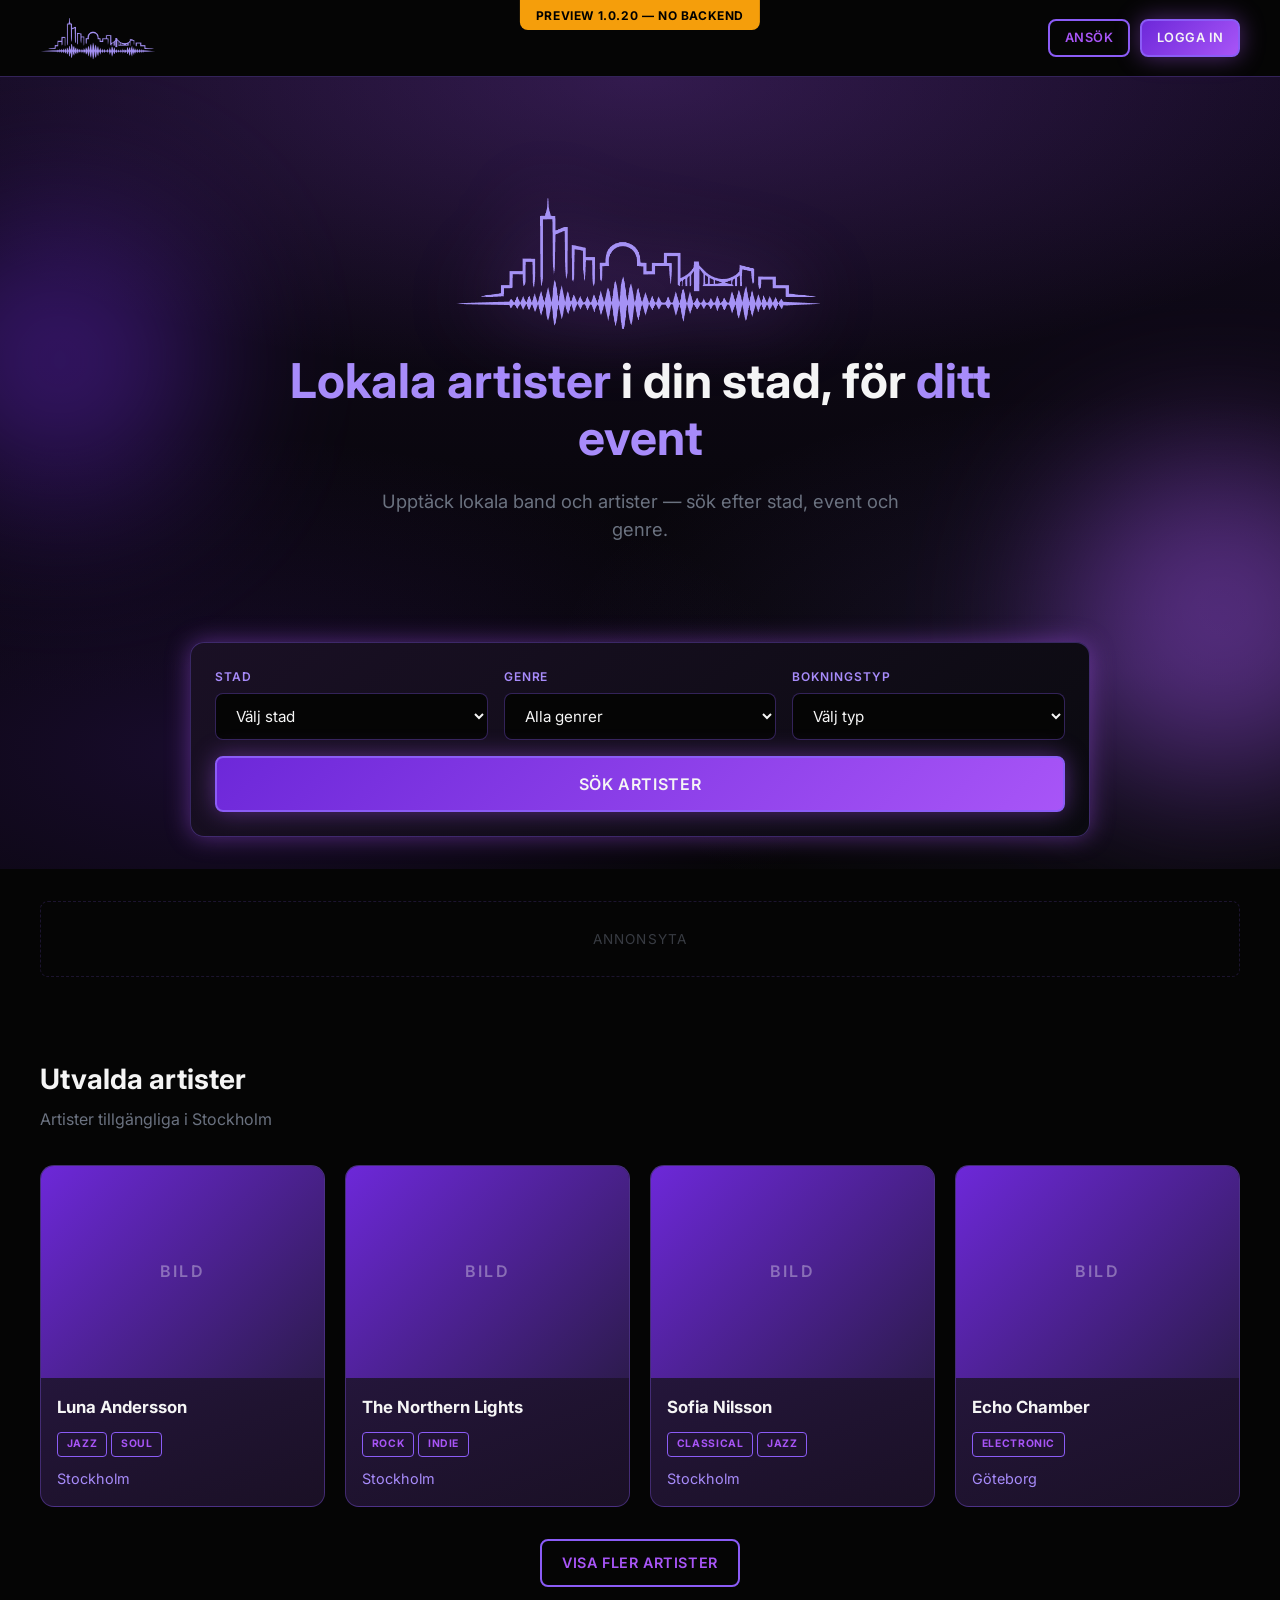
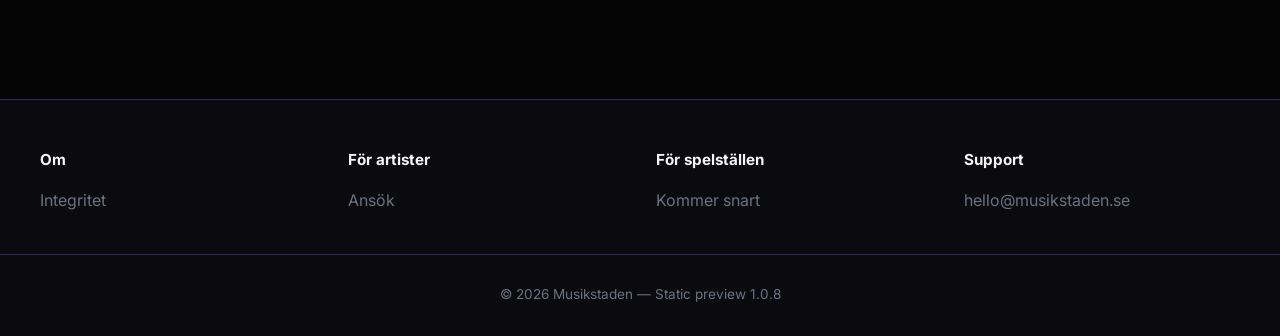
<file: static-preview/index.html>
<!DOCTYPE html>
<html lang="sv">
<head>
  <meta charset="UTF-8">
  <meta name="viewport" content="width=device-width, initial-scale=1">
  <title>Musikstaden — Preview</title>
  <link rel="preconnect" href="https://fonts.googleapis.com">
  <link href="https://fonts.googleapis.com/css2?family=Inter:wght@400;500;600;700&display=swap" rel="stylesheet">
  <link rel="stylesheet" href="assets/css/main.css">
  <link rel="stylesheet" href="assets/css/preview.css">
</head>
<body>
  <div class="preview-badge">Preview 1.0.20 — no backend</div>
  <div class="site">
    <header class="site-header">
      <div class="container site-header__inner">
        <a href="index.html" class="site-logo">
          <img src="assets/images/logo.png" alt="Musikstaden" width="717" height="270">
        </a>
        <button
          type="button"
          class="site-nav-toggle"
          aria-expanded="false"
          aria-controls="site-nav"
          aria-label="Öppna meny"
          data-open-label="Öppna meny"
          data-close-label="Stäng meny"
        >
          <span class="site-nav-toggle__bar" aria-hidden="true"></span>
          <span class="site-nav-toggle__bar" aria-hidden="true"></span>
          <span class="site-nav-toggle__bar" aria-hidden="true"></span>
        </button>
        <nav id="site-nav" class="site-nav" aria-label="Huvudnavigation">
          <a href="index.html" class="btn btn--outline btn--sm">Ansök</a>
          <a href="#" class="btn btn--primary btn--sm btn--glow">Logga in</a>
        </nav>
      </div>
    </header>
    <main class="site-main">
      <section class="hero-banner">
        <div class="hero-banner__backdrop" aria-hidden="true"></div>
        <div class="hero-banner__glow hero-banner__glow--left" aria-hidden="true"></div>
        <div class="hero-banner__glow hero-banner__glow--right" aria-hidden="true"></div>

        <div class="container hero-banner__content">
          <img
            class="hero-banner__logo"
            src="assets/images/logo.png"
            alt="Musikstaden"
            width="717"
            height="270"
          >
          <h1 class="hero-banner__title"><span class="hero-banner__highlight">Lokala artister</span> i din stad, för <span class="hero-banner__highlight">ditt event</span></h1>
          <p class="hero-banner__subtitle">Upptäck lokala band och artister — sök efter stad, event och genre.</p>
        </div>

        <div class="container hero-banner__search">
          <div class="search-box search-box--hero">
            <form class="search-form" action="search.html">
              <div class="search-form__grid">
                <div class="search-form__field">
                  <label for="city">Stad</label>
                  <select id="city" name="city">
                    <option value="">Välj stad</option>
                    <option value="stockholm">Stockholm</option>
                    <option value="goteborg">Göteborg</option>
                  </select>
                </div>
                <div class="search-form__field">
                  <label for="genre">Genre</label>
                  <select id="genre" name="genre">
                    <option value="">Alla genrer</option>
                    <option value="jazz">Jazz</option>
                    <option value="rock">Rock</option>
                  </select>
                </div>
                <div class="search-form__field">
                  <label for="gig">Bokningstyp</label>
                  <select id="gig" name="gig">
                    <option value="">Välj typ</option>
                    <option value="brollop">Bröllop</option>
                    <option value="klubb-bar">Klubb / bar</option>
                    <option value="festival">Festival</option>
                  </select>
                  <p class="search-form__hint">Bröllop, företag, festival, klubb...</p>
                </div>
              </div>
              <button type="submit" class="btn btn--primary btn--glow btn--search">SÖK ARTISTER</button>
            </form>
          </div>
        </div>
      </section>
      <div class="ad-slot ad-slot--empty"><span class="ad-slot__placeholder">Annonsyta</span></div>
      <section class="featured section">
        <div class="container">
          <h2 class="section__title">Utvalda artister</h2>
          <p class="section__subtitle">Artister tillgängliga i Stockholm</p>
          <div class="artist-grid">
            <article class="artist-card"><a href="artist.html" class="artist-card__link"><div class="artist-card__image"><div class="artist-card__placeholder">BILD</div></div><div class="artist-card__body"><h3 class="artist-card__title">Luna Andersson</h3><div class="artist-card__tags"><span class="tag tag--genre">JAZZ</span><span class="tag tag--genre">SOUL</span></div><p class="artist-card__city">Stockholm</p></div></a></article>
            <article class="artist-card"><a href="artist.html" class="artist-card__link"><div class="artist-card__image"><div class="artist-card__placeholder">BILD</div></div><div class="artist-card__body"><h3 class="artist-card__title">The Northern Lights</h3><div class="artist-card__tags"><span class="tag tag--genre">ROCK</span><span class="tag tag--genre">INDIE</span></div><p class="artist-card__city">Stockholm</p></div></a></article>
            <article class="artist-card"><a href="artist.html" class="artist-card__link"><div class="artist-card__image"><div class="artist-card__placeholder">BILD</div></div><div class="artist-card__body"><h3 class="artist-card__title">Sofia Nilsson</h3><div class="artist-card__tags"><span class="tag tag--genre">CLASSICAL</span><span class="tag tag--genre">JAZZ</span></div><p class="artist-card__city">Stockholm</p></div></a></article>
            <article class="artist-card"><a href="artist.html" class="artist-card__link"><div class="artist-card__image"><div class="artist-card__placeholder">BILD</div></div><div class="artist-card__body"><h3 class="artist-card__title">Echo Chamber</h3><div class="artist-card__tags"><span class="tag tag--genre">ELECTRONIC</span></div><p class="artist-card__city">Göteborg</p></div></a></article>
          </div>
          <div class="section__actions"><a href="search.html" class="btn btn--outline">VISA FLER ARTISTER</a></div>
        </div>
      </section>
    </main>
    <footer class="site-footer">
      <div class="container site-footer__grid">
        <div class="footer-col"><h3>Om</h3><ul><li><a href="#">Integritet</a></li></ul></div>
        <div class="footer-col"><h3>För artister</h3><ul><li><a href="#">Ansök</a></li></ul></div>
        <div class="footer-col"><h3>För spelställen</h3><ul><li><a href="#">Kommer snart</a></li></ul></div>
        <div class="footer-col"><h3>Support</h3><ul><li><a href="mailto:hello@musikstaden.se">hello@musikstaden.se</a></li></ul></div>
      </div>
      <div class="site-footer__bottom"><div class="container"><p>&copy; 2026 Musikstaden — Static preview 1.0.8</p></div></div>
    </footer>
  </div>
  <script src="assets/js/main.js"></script>
</body>
</html>
</file>
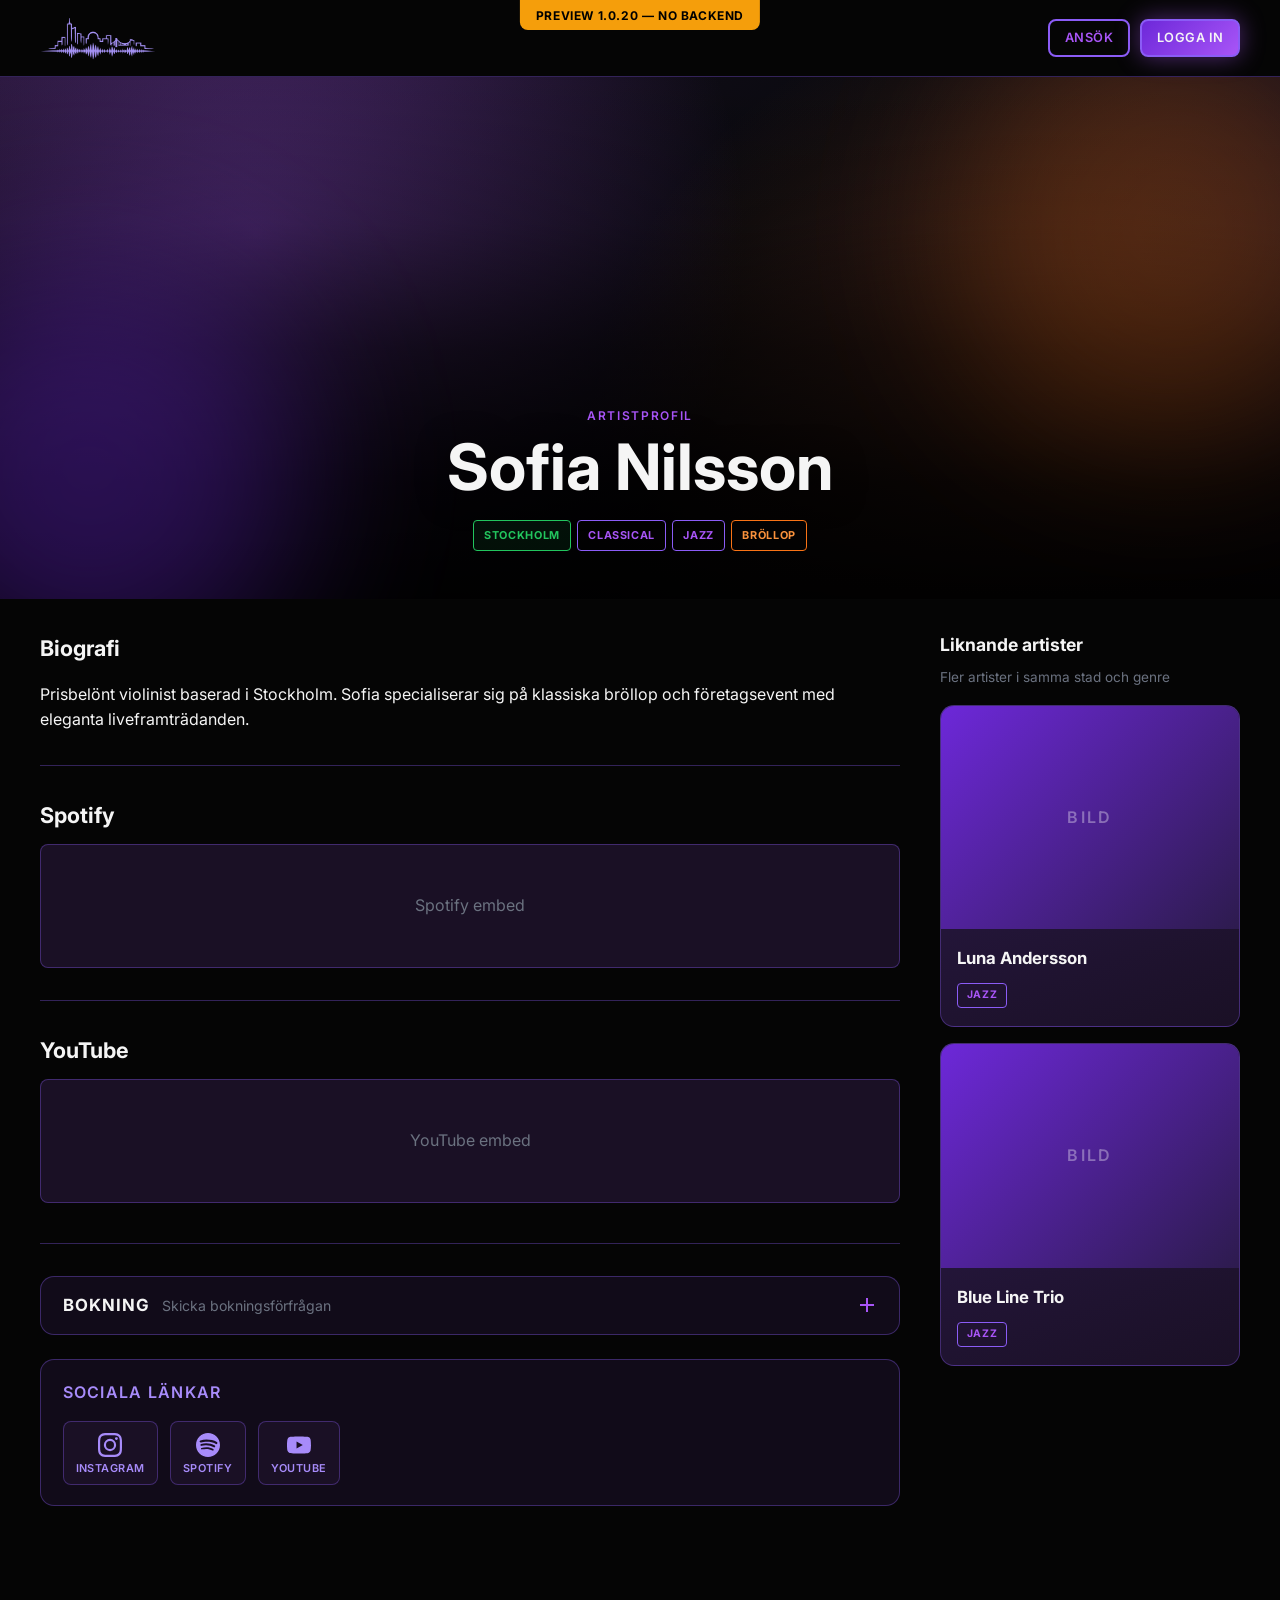
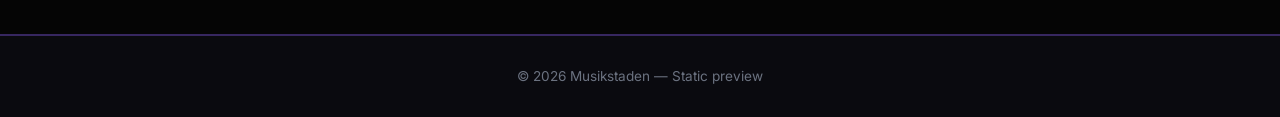
<file: static-preview/artist.html>
<!DOCTYPE html>
<html lang="sv">
<head>
  <meta charset="UTF-8">
  <meta name="viewport" content="width=device-width, initial-scale=1">
  <title>Sofia Nilsson — Musikstaden Preview</title>
  <link href="https://fonts.googleapis.com/css2?family=Inter:wght@400;500;600;700&display=swap" rel="stylesheet">
  <link rel="stylesheet" href="assets/css/main.css">
  <link rel="stylesheet" href="assets/css/preview.css">
</head>
<body>
  <div class="preview-badge">Preview 1.0.20 — no backend</div>
  <div class="site">
    <header class="site-header">
      <div class="container site-header__inner">
        <a href="index.html" class="site-logo"><img src="assets/images/logo.png" alt="Musikstaden" width="717" height="270"></a>
        <button
          type="button"
          class="site-nav-toggle"
          aria-expanded="false"
          aria-controls="site-nav"
          aria-label="Öppna meny"
          data-open-label="Öppna meny"
          data-close-label="Stäng meny"
        >
          <span class="site-nav-toggle__bar" aria-hidden="true"></span>
          <span class="site-nav-toggle__bar" aria-hidden="true"></span>
          <span class="site-nav-toggle__bar" aria-hidden="true"></span>
        </button>
        <nav id="site-nav" class="site-nav" aria-label="Huvudnavigation">
          <a href="index.html" class="btn btn--outline btn--sm">Ansök</a>
          <a href="#" class="btn btn--primary btn--sm btn--glow">Logga in</a>
        </nav>
      </div>
    </header>
    <main class="site-main">
      <article class="band-page">
        <header class="band-hero-full">
          <div class="band-hero-full__media">
            <div class="band-hero-full__placeholder" aria-hidden="true"></div>
          </div>
          <div class="band-hero-full__overlay" aria-hidden="true"></div>
          <div class="band-hero-full__glow band-hero-full__glow--left" aria-hidden="true"></div>
          <div class="band-hero-full__glow band-hero-full__glow--right" aria-hidden="true"></div>
          <div class="container band-hero-full__content">
            <p class="band-hero-full__label">Artistprofil</p>
            <h1 class="band-hero-full__title">Sofia Nilsson</h1>
            <div class="band-hero-full__tags">
              <span class="tag tag--city">STOCKHOLM</span>
              <span class="tag tag--genre">CLASSICAL</span>
              <span class="tag tag--genre">JAZZ</span>
              <span class="tag tag--gig_type">BRÖLLOP</span>
            </div>
          </div>
        </header>

        <div class="container band-page__layout">
          <div class="band-page__main">
            <section class="band-section band-section--lead">
              <h2>Biografi</h2>
              <div class="band-section__content">
                <p>Prisbelönt violinist baserad i Stockholm. Sofia specialiserar sig på klassiska bröllop och företagsevent med eleganta liveframträdanden.</p>
              </div>
            </section>

            <section class="band-section">
              <h2>Spotify</h2>
              <div class="embeds embeds--spotify">
                <div class="embed-item embed-item--spotify" style="background:var(--surface);padding:3rem;text-align:center;border-radius:8px;color:var(--text-dim)">Spotify embed</div>
              </div>
            </section>

            <section class="band-section">
              <h2>YouTube</h2>
              <div class="embeds embeds--youtube">
                <div class="embed-item embed-item--youtube" style="background:var(--surface);padding:3rem;text-align:center;border-radius:8px;color:var(--text-dim)">YouTube embed</div>
              </div>
            </section>

            <footer class="band-page__footer">
              <section id="booking" class="band-footer-block band-booking">
                <button type="button" class="band-booking__toggle" aria-expanded="false" aria-controls="booking-panel" id="booking-toggle">
                  <span class="band-booking__toggle-label">Bokning</span>
                  <span class="band-booking__toggle-hint">Skicka bokningsförfrågan</span>
                  <span class="band-booking__toggle-icon" aria-hidden="true"></span>
                </button>
                <div id="booking-panel" class="band-booking__panel" role="region" aria-labelledby="booking-toggle" hidden>
                  <p class="band-booking__intro">Skicka en bokningsförfrågan — artistens kontaktuppgifter visas inte publikt.</p>
                  <form class="booking-form" action="#" onsubmit="return false;">
                    <div class="form-row">
                      <label for="inquiry_name">Ditt namn *</label>
                      <input type="text" id="inquiry_name" name="inquiry_name" placeholder="Anna Andersson">
                    </div>
                    <div class="form-row">
                      <label for="inquiry_email">Din e-post *</label>
                      <input type="email" id="inquiry_email" name="inquiry_email" placeholder="anna@example.com">
                    </div>
                    <div class="form-row">
                      <label for="inquiry_event">Event / datum</label>
                      <input type="text" id="inquiry_event" name="inquiry_event" placeholder="t.ex. Bröllop 15 augusti, Stockholm">
                    </div>
                    <div class="form-row">
                      <label for="inquiry_message">Meddelande *</label>
                      <textarea id="inquiry_message" name="inquiry_message" rows="5" placeholder="Berätta kort om ditt event…"></textarea>
                    </div>
                    <button type="submit" class="btn btn--primary btn--glow">Skicka bokningsförfrågan</button>
                  </form>
                </div>
              </section>

              <section class="band-footer-block band-footer-block--social">
                <h2 class="band-footer-block__title">Sociala länkar</h2>
                <div class="social-links social-links--footer">
                  <a href="#" class="social-links__item social-links__item--instagram" title="Instagram">
                    <span class="social-links__icon"><svg xmlns="http://www.w3.org/2000/svg" viewBox="0 0 24 24" aria-hidden="true"><path d="M12 2.163c3.204 0 3.584.012 4.85.07 3.252.148 4.771 1.691 4.919 4.919.058 1.265.069 1.645.069 4.849 0 3.205-.012 3.584-.069 4.849-.149 3.225-1.664 4.771-4.919 4.919-1.266.058-1.644.07-4.85.07-3.204 0-3.584-.012-4.849-.07-3.26-.149-4.771-1.699-4.919-4.92-.058-1.265-.07-1.644-.07-4.849 0-3.204.013-3.583.07-4.849.149-3.227 1.664-4.771 4.919-4.919 1.266-.057 1.645-.069 4.849-.069zM12 0C8.741 0 8.333.014 7.053.072 2.695.272.273 2.69.073 7.052.014 8.333 0 8.741 0 12c0 3.259.014 3.668.072 4.948.2 4.358 2.618 6.78 6.98 6.98C8.333 23.986 8.741 24 12 24c3.259 0 3.668-.014 4.948-.072 4.354-.2 6.782-2.618 6.979-6.98.059-1.28.073-1.689.073-4.948 0-3.259-.014-3.667-.072-4.947-.196-4.354-2.617-6.78-6.979-6.98C15.668.014 15.259 0 12 0zm0 5.838a6.162 6.162 0 1 0 0 12.324 6.162 6.162 0 0 0 0-12.324zM12 16a4 4 0 1 1 0-8 4 4 0 0 1 0 8zm6.406-11.845a1.44 1.44 0 1 0 0 2.881 1.44 1.44 0 0 0 0-2.881z"/></svg></span>
                    <span class="social-links__label">Instagram</span>
                  </a>
                  <a href="#" class="social-links__item social-links__item--spotify" title="Spotify">
                    <span class="social-links__icon"><svg xmlns="http://www.w3.org/2000/svg" viewBox="0 0 24 24" aria-hidden="true"><path d="M12 0C5.373 0 0 5.373 0 12s5.373 12 12 12 12-5.373 12-12S18.627 0 12 0zm5.562 17.302c-.218.356-.681.467-1.037.249-2.851-1.749-6.437-2.102-10.668-1.177-.406.093-.812-.16-.906-.566-.093-.406.16-.812.566-.906 4.605-1.049 8.625-.653 11.812 1.177.375.218.486.681.233 1.023zm1.482-3.351c-.279.451-.868.591-1.319.312-3.259-2.003-8.237-2.584-12.1-1.411-.503.152-1.036-.131-1.187-.634-.152-.503.131-1.036.634-1.187 4.463-1.356 9.915-.716 13.719 1.411.466.279.606.868.253 1.319zm.127-3.471C15.713 8.488 8.941 8.273 5.067 9.557c-.602.183-1.239-.157-1.422-.759-.183-.602.157-1.239.759-1.422 4.437-1.345 11.921-1.093 16.462 1.633.543.326.718 1.034.392 1.577-.326.543-1.034.718-1.577.392z"/></svg></span>
                    <span class="social-links__label">Spotify</span>
                  </a>
                  <a href="#" class="social-links__item social-links__item--youtube" title="YouTube">
                    <span class="social-links__icon"><svg xmlns="http://www.w3.org/2000/svg" viewBox="0 0 24 24" aria-hidden="true"><path d="M23.498 6.186a2.969 2.969 0 0 0-2.09-2.103C19.505 3.546 12 3.546 12 3.546s-7.505 0-9.408.537A2.969 2.969 0 0 0 .502 6.186C0 8.07 0 12 0 12s0 3.93.502 5.814a2.97 2.97 0 0 0 2.09 2.103c1.903.537 9.408.537 9.408.537s7.505 0 9.408-.537a2.97 2.97 0 0 0 2.09-2.103C24 15.93 24 12 24 12s0-3.93-.502-5.814zM9.545 15.568V8.432L15.818 12 9.545 15.568z"/></svg></span>
                    <span class="social-links__label">YouTube</span>
                  </a>
                </div>
              </section>
            </footer>
          </div>

          <aside class="band-page__sidebar">
            <div class="similar-artists">
              <h2 class="similar-artists__title">Liknande artister</h2>
              <p class="similar-artists__sub">Fler artister i samma stad och genre</p>
              <div class="similar-artists__grid">
                <article class="artist-card"><a href="artist.html" class="artist-card__link"><div class="artist-card__image"><div class="artist-card__placeholder">BILD</div></div><div class="artist-card__body"><h3 class="artist-card__title">Luna Andersson</h3><span class="tag tag--genre">JAZZ</span></div></a></article>
                <article class="artist-card"><a href="artist.html" class="artist-card__link"><div class="artist-card__image"><div class="artist-card__placeholder">BILD</div></div><div class="artist-card__body"><h3 class="artist-card__title">Blue Line Trio</h3><span class="tag tag--genre">JAZZ</span></div></a></article>
              </div>
            </div>
          </aside>
        </div>
      </article>
    </main>
    <footer class="site-footer"><div class="site-footer__bottom"><div class="container"><p>&copy; 2026 Musikstaden — Static preview</p></div></div></footer>
  </div>
  <script src="assets/js/main.js"></script>
</body>
</html>
</file>
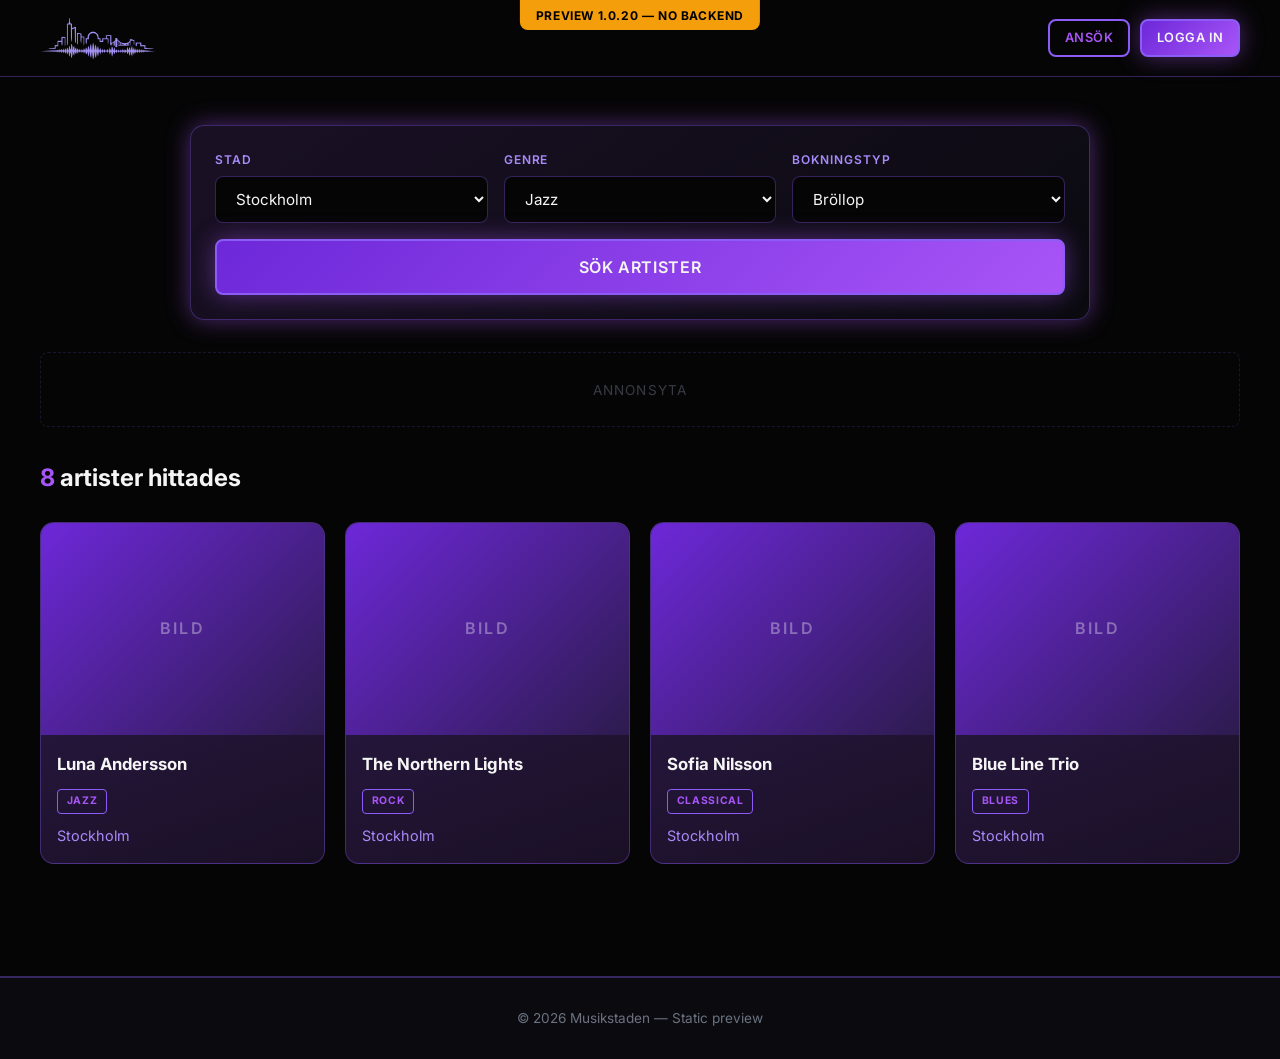
<file: static-preview/search.html>
<!DOCTYPE html>
<html lang="sv">
<head>
  <meta charset="UTF-8">
  <meta name="viewport" content="width=device-width, initial-scale=1">
  <title>Sök — Musikstaden Preview</title>
  <link href="https://fonts.googleapis.com/css2?family=Inter:wght@400;500;600;700&display=swap" rel="stylesheet">
  <link rel="stylesheet" href="assets/css/main.css">
  <link rel="stylesheet" href="assets/css/preview.css">
</head>
<body>
  <div class="preview-badge">Preview 1.0.20 — no backend</div>
  <div class="site">
    <header class="site-header">
      <div class="container site-header__inner">
        <a href="index.html" class="site-logo"><img src="assets/images/logo.png" alt="Musikstaden" width="717" height="270"></a>
        <button
          type="button"
          class="site-nav-toggle"
          aria-expanded="false"
          aria-controls="site-nav"
          aria-label="Öppna meny"
          data-open-label="Öppna meny"
          data-close-label="Stäng meny"
        >
          <span class="site-nav-toggle__bar" aria-hidden="true"></span>
          <span class="site-nav-toggle__bar" aria-hidden="true"></span>
          <span class="site-nav-toggle__bar" aria-hidden="true"></span>
        </button>
        <nav id="site-nav" class="site-nav" aria-label="Huvudnavigation">
          <a href="index.html" class="btn btn--outline btn--sm">Ansök</a>
          <a href="#" class="btn btn--primary btn--sm btn--glow">Logga in</a>
        </nav>
      </div>
    </header>
    <main class="site-main">
      <section class="search-page section">
        <div class="container">
          <div class="search-page__filters">
            <form class="search-form" action="search.html">
              <div class="search-form__grid">
                <div class="search-form__field"><label>Stad</label><select><option>Stockholm</option></select></div>
                <div class="search-form__field"><label>Genre</label><select><option>Jazz</option></select></div>
                <div class="search-form__field"><label>Bokningstyp</label><select><option>Bröllop</option></select></div>
              </div>
              <button type="submit" class="btn btn--primary btn--glow btn--search">SÖK ARTISTER</button>
            </form>
          </div>
          <div class="ad-slot ad-slot--empty"><span class="ad-slot__placeholder">Annonsyta</span></div>
          <h1 class="search-page__title"><strong>8</strong> artister hittades</h1>
          <div class="artist-grid">
            <article class="artist-card"><a href="artist.html" class="artist-card__link"><div class="artist-card__image"><div class="artist-card__placeholder">BILD</div></div><div class="artist-card__body"><h3 class="artist-card__title">Luna Andersson</h3><div class="artist-card__tags"><span class="tag tag--genre">JAZZ</span></div><p class="artist-card__city">Stockholm</p></div></a></article>
            <article class="artist-card"><a href="artist.html" class="artist-card__link"><div class="artist-card__image"><div class="artist-card__placeholder">BILD</div></div><div class="artist-card__body"><h3 class="artist-card__title">The Northern Lights</h3><div class="artist-card__tags"><span class="tag tag--genre">ROCK</span></div><p class="artist-card__city">Stockholm</p></div></a></article>
            <article class="artist-card"><a href="artist.html" class="artist-card__link"><div class="artist-card__image"><div class="artist-card__placeholder">BILD</div></div><div class="artist-card__body"><h3 class="artist-card__title">Sofia Nilsson</h3><div class="artist-card__tags"><span class="tag tag--genre">CLASSICAL</span></div><p class="artist-card__city">Stockholm</p></div></a></article>
            <article class="artist-card"><a href="artist.html" class="artist-card__link"><div class="artist-card__image"><div class="artist-card__placeholder">BILD</div></div><div class="artist-card__body"><h3 class="artist-card__title">Blue Line Trio</h3><div class="artist-card__tags"><span class="tag tag--genre">BLUES</span></div><p class="artist-card__city">Stockholm</p></div></a></article>
          </div>
        </div>
      </section>
    </main>
    <footer class="site-footer"><div class="site-footer__bottom"><div class="container"><p>&copy; 2026 Musikstaden — Static preview</p></div></div></footer>
  </div>
  <script src="assets/js/main.js"></script>
</body>
</html>
</file>
<file: static-preview/assets/css/main.css>
/**
 * Musikstaden design system — dark purple theme with glow effects.
 */

:root {
  --bg: #050505;
  --bg-elevated: #0a0a0f;
  --surface: #1a1025;
  --surface-light: #2d1b4e;
  --purple: #8b5cf6;
  --purple-bright: #a855f7;
  --purple-muted: #6d28d9;
  --green: #22c55e;
  --orange: #f97316;
  --orange-bright: #fb923c;
  --text: #f5f5f5;
  --text-muted: #a78bfa;
  --text-dim: #6b7280;
  --border: rgba(139, 92, 246, 0.35);
  --glow: 0 0 24px rgba(168, 85, 247, 0.45);
  --glow-strong: 0 0 40px rgba(168, 85, 247, 0.65);
  --radius: 14px;
  --radius-sm: 8px;
  --font: 'Inter', system-ui, sans-serif;
  --container: 1200px;
  --transition: 0.25s ease;
}

*, *::before, *::after { box-sizing: border-box; }

html { scroll-behavior: smooth; }

body {
  margin: 0;
  font-family: var(--font);
  background: var(--bg);
  color: var(--text);
  line-height: 1.6;
  min-height: 100vh;
}

img { max-width: 100%; height: auto; display: block; }

a { color: var(--purple-bright); text-decoration: none; transition: color var(--transition); }
a:hover { color: var(--text); }

.container {
  width: min(100% - 2rem, var(--container));
  margin-inline: auto;
}

.container--narrow { max-width: 640px; }

/* Header */
.site-header {
  position: relative;
  z-index: 10;
  background: var(--bg);
  border-bottom: 1px solid var(--border);
}

.site-header__inner {
  display: flex;
  align-items: center;
  justify-content: space-between;
  gap: 1rem;
  padding: 1rem 0;
  flex-wrap: wrap;
}

.site-logo img {
  height: clamp(36px, 8vw, 44px);
  width: auto;
  max-width: min(52vw, 220px);
  object-fit: contain;
}

.site-nav {
  display: flex;
  align-items: center;
  gap: 0.65rem;
  flex-wrap: wrap;
}

.site-nav-toggle {
  display: none;
  align-items: center;
  justify-content: center;
  flex-direction: column;
  gap: 5px;
  width: 44px;
  height: 44px;
  padding: 0;
  border: 1px solid rgba(109, 40, 217, 0.55);
  border-radius: var(--radius-sm);
  background: linear-gradient(145deg, var(--surface-light), var(--surface));
  color: var(--purple-bright);
  cursor: pointer;
  flex-shrink: 0;
  box-shadow: 0 0 16px rgba(109, 40, 217, 0.2);
  transition: border-color var(--transition), background var(--transition), box-shadow var(--transition);
}

.site-nav-toggle:hover,
.site-nav-toggle[aria-expanded="true"] {
  border-color: var(--purple-bright);
  background: linear-gradient(145deg, #3b2563, var(--surface-light));
  box-shadow: var(--glow);
  color: var(--text);
}

.site-nav-toggle__bar {
  display: block;
  width: 18px;
  height: 2px;
  background: currentColor;
  border-radius: 1px;
  transition: transform var(--transition), opacity var(--transition);
}

.site-nav-toggle[aria-expanded="true"] .site-nav-toggle__bar:nth-child(1) {
  transform: translateY(7px) rotate(45deg);
}

.site-nav-toggle[aria-expanded="true"] .site-nav-toggle__bar:nth-child(2) {
  opacity: 0;
}

.site-nav-toggle[aria-expanded="true"] .site-nav-toggle__bar:nth-child(3) {
  transform: translateY(-7px) rotate(-45deg);
}

/* Hero banner (front page) */
.hero-banner {
  position: relative;
  display: flex;
  flex-direction: column;
  justify-content: space-between;
  gap: 2rem;
  min-height: min(88vh, 860px);
  padding: 2.5rem 0 2rem;
  overflow: hidden;
  text-align: center;
}

.hero-banner__backdrop {
  position: absolute;
  inset: 0;
  background:
    radial-gradient(ellipse 90% 55% at 50% 0%, rgba(168, 85, 247, 0.22), transparent 70%),
    radial-gradient(ellipse 50% 40% at 15% 85%, rgba(109, 40, 217, 0.18), transparent),
    radial-gradient(ellipse 45% 35% at 88% 75%, rgba(139, 92, 246, 0.14), transparent),
    linear-gradient(180deg, #120a1f 0%, var(--bg) 78%);
  z-index: 0;
}

.hero-banner__glow {
  position: absolute;
  border-radius: 50%;
  filter: blur(80px);
  opacity: 0.45;
  z-index: 0;
  pointer-events: none;
}

.hero-banner__glow--left {
  width: 280px;
  height: 280px;
  background: var(--purple-muted);
  top: 18%;
  left: -80px;
}

.hero-banner__glow--right {
  width: 320px;
  height: 320px;
  background: var(--purple-bright);
  bottom: 12%;
  right: -100px;
}

.hero-banner__content {
  position: relative;
  z-index: 1;
  flex: 1;
  display: flex;
  flex-direction: column;
  align-items: center;
  justify-content: center;
  gap: 1.25rem;
  padding: 1rem 0 0.5rem;
}

.hero-banner__logo {
  height: clamp(72px, 16vw, 140px);
  width: auto;
  max-width: min(92vw, 520px);
  margin-inline: auto;
  object-fit: contain;
  filter: drop-shadow(0 0 36px rgba(168, 85, 247, 0.55));
}

.hero-banner__title {
  font-size: clamp(1.85rem, 4.5vw, 3rem);
  font-weight: 700;
  line-height: 1.2;
  margin: 0;
  max-width: 820px;
}

.hero-banner__highlight {
  color: var(--text-muted);
}

.hero-banner__subtitle {
  margin: 0;
  max-width: 560px;
  color: var(--text-dim);
  font-size: clamp(1rem, 2vw, 1.15rem);
  line-height: 1.55;
}

.hero-banner__search {
  position: relative;
  z-index: 1;
  width: 100%;
  margin-top: auto;
}

.search-box--hero {
  margin-inline: auto;
}

.search-box--hero .search-form__hint {
  display: none;
}

/* Buttons */
.btn {
  display: inline-flex;
  align-items: center;
  justify-content: center;
  gap: 0.5rem;
  padding: 0.65rem 1.25rem;
  border-radius: var(--radius-sm);
  font-family: var(--font);
  font-weight: 600;
  font-size: 0.9rem;
  border: 2px solid transparent;
  cursor: pointer;
  transition: transform var(--transition), box-shadow var(--transition), background var(--transition), border-color var(--transition);
  text-transform: uppercase;
  letter-spacing: 0.04em;
}

.btn--sm { padding: 0.45rem 0.9rem; font-size: 0.8rem; }

.btn--primary {
  background: linear-gradient(135deg, var(--purple-muted), var(--purple-bright));
  color: var(--text);
  border-color: var(--purple);
}

.btn--primary:hover {
  transform: translateY(-1px);
  color: var(--text);
}

.btn--glow { box-shadow: var(--glow); }
.btn--glow:hover { box-shadow: var(--glow-strong); }

.btn--outline {
  background: transparent;
  color: var(--purple-bright);
  border-color: var(--purple);
}

.btn--outline:hover {
  background: rgba(139, 92, 246, 0.12);
  color: var(--text);
  box-shadow: var(--glow);
}

.btn--search {
  width: 100%;
  padding: 1rem;
  font-size: 1rem;
  margin-top: 1rem;
}

/* Legacy hero (inner pages if used) */
.hero {
  padding: 4rem 0 3rem;
  text-align: center;
}

.hero__title {
  font-size: clamp(1.75rem, 4vw, 2.75rem);
  font-weight: 700;
  line-height: 1.25;
  margin: 0 0 2rem;
  max-width: 800px;
  margin-inline: auto;
}

.hero__highlight {
  color: var(--text-muted);
}

.search-box,
.search-page__filters {
  background: linear-gradient(145deg, var(--surface), var(--bg-elevated));
  border: 1px solid var(--border);
  border-radius: var(--radius);
  padding: 1.5rem;
  box-shadow: var(--glow);
  max-width: 900px;
  margin-inline: auto;
}

.search-form__grid {
  display: grid;
  grid-template-columns: repeat(auto-fit, minmax(200px, 1fr));
  gap: 1rem;
  text-align: left;
}

.search-form__field label {
  display: block;
  font-size: 0.75rem;
  font-weight: 600;
  text-transform: uppercase;
  letter-spacing: 0.08em;
  color: var(--text-muted);
  margin-bottom: 0.4rem;
}

.search-form__field select,
.form-row input,
.form-row textarea,
.form-row select,
.invite-form input,
.invite-form select {
  width: 100%;
  padding: 0.75rem 1rem;
  background: var(--bg);
  border: 1px solid var(--border);
  border-radius: var(--radius-sm);
  color: var(--text);
  font-family: var(--font);
  font-size: 0.95rem;
  transition: border-color var(--transition), box-shadow var(--transition);
}

.search-form__field select:focus,
.form-row input:focus,
.form-row textarea:focus {
  outline: none;
  border-color: var(--purple-bright);
  box-shadow: 0 0 0 3px rgba(168, 85, 247, 0.25);
}

.search-form__hint {
  font-size: 0.75rem;
  color: var(--text-dim);
  margin: 0.35rem 0 0;
}

/* Sections */
.section { padding: 3rem 0; }

.section__title {
  font-size: 1.75rem;
  margin: 0 0 0.35rem;
}

.section__subtitle {
  color: var(--text-dim);
  margin: 0 0 2rem;
}

.section__actions {
  text-align: center;
  margin-top: 2rem;
}

/* Artist grid */
.artist-grid {
  display: grid;
  grid-template-columns: repeat(auto-fill, minmax(240px, 1fr));
  gap: 1.25rem;
}

.artist-card {
  background: linear-gradient(160deg, var(--surface-light), var(--surface));
  border: 1px solid var(--border);
  border-radius: var(--radius);
  overflow: hidden;
  transition: transform var(--transition), box-shadow var(--transition);
}

.artist-card:hover {
  transform: translateY(-4px);
  box-shadow: var(--glow);
}

.artist-card__link {
  color: inherit;
  display: block;
}

.artist-card__link:hover { color: inherit; }

.artist-card__image {
  aspect-ratio: 4/3;
  overflow: hidden;
  background: linear-gradient(135deg, var(--purple-muted), var(--surface-light));
}

.artist-card__image img {
  width: 100%;
  height: 100%;
  object-fit: cover;
}

.artist-card__placeholder {
  display: flex;
  align-items: center;
  justify-content: center;
  height: 100%;
  min-height: 160px;
  color: rgba(255,255,255,0.35);
  font-weight: 600;
  letter-spacing: 0.15em;
}

.artist-card__body { padding: 1rem; }

.artist-card__title {
  margin: 0 0 0.5rem;
  font-size: 1.05rem;
}

.artist-card__city {
  margin: 0.5rem 0 0;
  color: var(--text-muted);
  font-size: 0.9rem;
}

/* Tags */
.tag {
  display: inline-block;
  padding: 0.2rem 0.55rem;
  border-radius: 4px;
  font-size: 0.65rem;
  font-weight: 700;
  letter-spacing: 0.06em;
  margin: 0.15rem 0.25rem 0.15rem 0;
}

.tag--genre {
  border: 1px solid var(--purple);
  color: var(--purple-bright);
  background: transparent;
}

.tag--gig_type,
.tag--gig {
  border: 1px solid var(--orange);
  color: var(--orange-bright);
  background: transparent;
}

.tag--city {
  border: 1px solid var(--green);
  color: var(--green);
  background: rgba(34, 197, 94, 0.08);
}

.tag--role {
  background: rgba(139, 92, 246, 0.2);
  color: var(--text-muted);
}

/* Search page */
.search-page__title {
  margin: 2rem 0 1.5rem;
  font-size: 1.5rem;
}

.search-page__title strong { color: var(--purple-bright); }

.search-page__empty { color: var(--text-dim); }

/* Band page */
.band-page { padding: 0 0 4rem; }

/* Full-width hero */
.band-hero-full {
  position: relative;
  width: 100%;
  min-height: clamp(320px, 58vh, 560px);
  display: flex;
  align-items: flex-end;
  overflow: hidden;
  margin-bottom: 2rem;
}

.band-hero-full__media {
  position: absolute;
  inset: 0;
}

.band-hero-full__image {
  width: 100%;
  height: 100%;
  object-fit: cover;
  object-position: center 25%;
}

.band-hero-full__placeholder {
  width: 100%;
  height: 100%;
  background:
    radial-gradient(circle at 20% 30%, rgba(168, 85, 247, 0.35), transparent 45%),
    radial-gradient(circle at 80% 70%, rgba(249, 115, 22, 0.25), transparent 40%),
    linear-gradient(135deg, #1a1025 0%, #0a0a0f 50%, #1a1025 100%);
}

.band-hero-full__overlay {
  position: absolute;
  inset: 0;
  background: linear-gradient(
    to top,
    rgba(0, 0, 0, 0.97) 0%,
    rgba(0, 0, 0, 0.88) 22%,
    rgba(0, 0, 0, 0.62) 48%,
    rgba(0, 0, 0, 0.2) 72%,
    transparent 100%
  );
  pointer-events: none;
}

.band-hero-full__glow {
  position: absolute;
  width: 420px;
  height: 420px;
  border-radius: 50%;
  filter: blur(80px);
  opacity: 0.35;
  pointer-events: none;
}

.band-hero-full__glow--left {
  left: -120px;
  bottom: -80px;
  background: var(--purple-muted);
}

.band-hero-full__glow--right {
  right: -100px;
  top: -60px;
  background: var(--orange);
  opacity: 0.22;
}

.band-hero-full__content {
  position: relative;
  z-index: 2;
  width: 100%;
  padding: 0 0 clamp(2rem, 5vw, 3rem);
  text-align: center;
}

.band-hero-full__label {
  color: var(--purple-bright);
  font-size: 0.75rem;
  text-transform: uppercase;
  letter-spacing: 0.14em;
  margin: 0 0 0.5rem;
  font-weight: 600;
}

.band-hero-full__title {
  font-size: clamp(2.25rem, 6vw, 4rem);
  font-weight: 700;
  line-height: 1.05;
  margin: 0 auto 1.25rem;
  max-width: 18ch;
  text-shadow: 0 4px 32px rgba(0, 0, 0, 0.65);
}

.band-hero-full__tags {
  display: flex;
  flex-wrap: wrap;
  gap: 0.35rem;
  justify-content: center;
}

.band-hero-full__tags .tag {
  margin: 0;
  font-size: 0.68rem;
  padding: 0.35rem 0.65rem;
}

.band-page__layout {
  display: grid;
  grid-template-columns: minmax(0, 1fr) 300px;
  gap: 2.5rem;
  align-items: start;
}

.band-section {
  margin-top: 2rem;
  padding-top: 2rem;
  border-top: 1px solid var(--border);
}

.band-section--lead {
  margin-top: 0;
  padding-top: 0;
  border-top: 0;
}

.band-section h2 { margin: 0 0 0.75rem; font-size: 1.35rem; }

.band-section__sub {
  color: var(--text-dim);
  font-size: 0.9rem;
  margin: 0 0 1rem;
}

.band-page__footer {
  margin-top: 2.5rem;
  padding-top: 2rem;
  border-top: 1px solid var(--border);
  display: flex;
  flex-direction: column;
  gap: 1.5rem;
}

.band-footer-block {
  border: 1px solid var(--border);
  border-radius: var(--radius);
  background: rgba(26, 16, 37, 0.65);
  overflow: hidden;
}

.band-footer-block__title {
  margin: 0 0 1rem;
  font-size: 1rem;
  font-weight: 600;
  text-transform: uppercase;
  letter-spacing: 0.08em;
  color: var(--text-muted);
}

.band-footer-block--social {
  padding: 1.25rem 1.35rem;
}

.band-booking__toggle {
  width: 100%;
  display: flex;
  align-items: center;
  gap: 0.75rem;
  padding: 1.15rem 1.35rem;
  border: 0;
  background: transparent;
  color: var(--text);
  font-family: inherit;
  text-align: left;
  cursor: pointer;
  transition: background var(--transition);
}

.band-booking__toggle:hover,
.band-booking__toggle[aria-expanded="true"] {
  background: rgba(139, 92, 246, 0.12);
}

.band-booking__toggle-label {
  font-size: 1.05rem;
  font-weight: 700;
  text-transform: uppercase;
  letter-spacing: 0.06em;
}

.band-booking__toggle-hint {
  flex: 1;
  color: var(--text-dim);
  font-size: 0.88rem;
}

.band-booking__toggle-icon {
  width: 1.25rem;
  height: 1.25rem;
  flex-shrink: 0;
  position: relative;
}

.band-booking__toggle-icon::before,
.band-booking__toggle-icon::after {
  content: '';
  position: absolute;
  top: 50%;
  left: 50%;
  width: 14px;
  height: 2px;
  background: var(--purple-bright);
  transform: translate(-50%, -50%);
  transition: transform var(--transition), opacity var(--transition);
}

.band-booking__toggle-icon::after {
  transform: translate(-50%, -50%) rotate(90deg);
}

.band-booking__toggle[aria-expanded="true"] .band-booking__toggle-icon::after {
  transform: translate(-50%, -50%) rotate(90deg) scaleX(0);
  opacity: 0;
}

.band-booking__panel {
  padding: 0 1.35rem 1.35rem;
  border-top: 1px solid var(--border);
}

.band-booking__panel[hidden] {
  display: none;
}

.band-booking__intro {
  margin: 1rem 0 1.25rem;
  color: var(--text-dim);
  font-size: 0.9rem;
}

.social-links--footer {
  margin: 0;
}

.band-page__sidebar {
  position: sticky;
  top: 1.25rem;
}

.similar-artists__sub {
  margin: -0.5rem 0 1rem;
  color: var(--text-dim);
  font-size: 0.85rem;
}

/* Legacy band hero (unused) */
.band-hero {
  border-radius: var(--radius);
  overflow: hidden;
  margin-bottom: 1.5rem;
  border: 1px solid var(--border);
}

.band-hero__image { width: 100%; aspect-ratio: 2/1; object-fit: cover; }

.band-hero__placeholder {
  aspect-ratio: 2/1;
  background: linear-gradient(135deg, var(--surface-light), var(--purple-muted));
  display: flex;
  align-items: center;
  justify-content: center;
  color: rgba(255,255,255,0.3);
  font-weight: 600;
  letter-spacing: 0.2em;
}

.band-header__label {
  color: var(--purple-bright);
  font-size: 0.85rem;
  text-transform: uppercase;
  letter-spacing: 0.1em;
  margin: 0 0 0.25rem;
}

.band-header__title {
  font-size: clamp(2rem, 4vw, 3rem);
  margin: 0 0 1rem;
}

.embeds {
  display: flex;
  flex-direction: column;
  gap: 1.25rem;
}

.embeds .embed-item {
  border-radius: var(--radius-sm);
  overflow: hidden;
  background: var(--surface);
  border: 1px solid var(--border);
  padding: 0.35rem;
}

.embeds iframe {
  display: block;
  max-width: 100%;
  width: 100%;
}

.embed-item--youtube iframe {
  aspect-ratio: 16 / 9;
  height: auto;
  min-height: 220px;
}

.embed-item--spotify iframe {
  height: 352px;
}

.embed-error {
  margin: 0;
  padding: 0.85rem 1rem;
  border-radius: var(--radius-sm);
  background: rgba(239, 68, 68, 0.12);
  border: 1px solid rgba(239, 68, 68, 0.35);
  color: #fca5a5;
  font-size: 0.9rem;
}

.booking-form {
  max-width: 32rem;
}

.booking-form__honeypot {
  position: absolute;
  left: -9999px;
  width: 1px;
  height: 1px;
  overflow: hidden;
}

.booking-form__unavailable {
  margin: 0;
  color: var(--text-dim);
}

.social-links {
  display: flex;
  gap: 0.75rem;
  flex-wrap: wrap;
}

.social-links__item {
  min-width: 76px;
  padding: 0.65rem 0.75rem 0.55rem;
  display: flex;
  flex-direction: column;
  align-items: center;
  justify-content: center;
  gap: 0.35rem;
  border: 1px solid var(--border);
  border-radius: var(--radius-sm);
  background: var(--surface);
  color: var(--text-muted);
  text-align: center;
  transition: box-shadow var(--transition), transform var(--transition), color var(--transition), border-color var(--transition);
}

.social-links__icon {
  display: flex;
  width: 24px;
  height: 24px;
}

.social-links__icon svg {
  width: 100%;
  height: 100%;
  fill: currentColor;
}

.social-links__label {
  font-size: 0.68rem;
  font-weight: 600;
  letter-spacing: 0.04em;
  text-transform: uppercase;
  line-height: 1.2;
}

.social-links__item:hover {
  transform: translateY(-2px);
  box-shadow: var(--glow);
  color: var(--text);
}

.social-links__item--instagram:hover { color: #e4405f; border-color: rgba(228, 64, 95, 0.45); }
.social-links__item--facebook:hover { color: #1877f2; border-color: rgba(24, 119, 242, 0.45); }
.social-links__item--spotify:hover { color: #1db954; border-color: rgba(29, 185, 84, 0.45); }
.social-links__item--youtube:hover { color: #ff0000; border-color: rgba(255, 0, 0, 0.45); }
.social-links__item--website:hover { color: var(--purple-bright); border-color: var(--border); }

.similar-artists__title {
  font-size: 1.1rem;
  margin: 0 0 1rem;
}

.similar-artists__grid .artist-card { margin-bottom: 1rem; }

/* Dashboard */
.dashboard__header {
  display: flex;
  justify-content: space-between;
  align-items: center;
  flex-wrap: wrap;
  gap: 1rem;
  margin-bottom: 1.5rem;
}

.dashboard__bands {
  display: grid;
  grid-template-columns: repeat(auto-fill, minmax(280px, 1fr));
  gap: 1rem;
}

.dashboard-card {
  background: var(--surface);
  border: 1px solid var(--border);
  border-radius: var(--radius);
  padding: 1.25rem;
}

.dashboard-card h3 { margin: 0 0 0.5rem; }

.dashboard-card__actions {
  display: flex;
  gap: 0.5rem;
  margin: 1rem 0;
  flex-wrap: wrap;
}

.form-row { margin-bottom: 1rem; }
.form-row label { display: block; margin-bottom: 0.35rem; font-weight: 500; }

.form-row--inline {
  display: flex;
  gap: 0.5rem;
  flex-wrap: wrap;
  align-items: center;
}

.form-row--inline input { flex: 1; min-width: 160px; }
.form-row--inline select { width: auto; min-width: 100px; }

.invite-form { margin-top: 1rem; padding-top: 1rem; border-top: 1px solid var(--border); }

/* Forms & notices */
.notice {
  padding: 0.85rem 1rem;
  border-radius: var(--radius-sm);
  margin-bottom: 1rem;
}

.notice-success {
  background: rgba(34, 197, 94, 0.15);
  border: 1px solid var(--green);
  color: var(--green);
}

.notice-error {
  background: rgba(239, 68, 68, 0.15);
  border: 1px solid #ef4444;
  color: #fca5a5;
}

/* Info & legal pages */
.info-page__intro,
.auth-page__alt {
  color: var(--text-dim);
  font-size: 1.05rem;
}

.badge--coming {
  display: inline-block;
  padding: 0.35rem 0.75rem;
  background: rgba(139, 92, 246, 0.2);
  border: 1px solid var(--purple);
  border-radius: 999px;
  color: var(--purple-bright);
  font-size: 0.8rem;
  font-weight: 600;
  text-transform: uppercase;
  letter-spacing: 0.06em;
}

.legal-page h2 {
  margin-top: 2rem;
  color: var(--text-muted);
}

/* Ad slots */
.ad-slot {
  margin: 2rem auto;
  max-width: var(--container);
  padding: 0 1rem;
}

.ad-slot--empty {
  border: 1px dashed var(--border);
  border-radius: var(--radius-sm);
  padding: 1.5rem;
  text-align: center;
  opacity: 0.5;
}

.ad-slot__placeholder {
  color: var(--text-dim);
  font-size: 0.85rem;
  text-transform: uppercase;
  letter-spacing: 0.08em;
}

/* Footer */
.site-footer {
  background: var(--bg-elevated);
  border-top: 1px solid var(--border);
  margin-top: 4rem;
}

.site-footer__grid {
  display: grid;
  grid-template-columns: repeat(auto-fit, minmax(160px, 1fr));
  gap: 2rem;
  padding: 3rem 0 2rem;
}

.footer-col h3 {
  font-size: 0.95rem;
  margin: 0 0 1rem;
  color: var(--text);
}

.footer-col ul {
  list-style: none;
  padding: 0;
  margin: 0;
}

.footer-col li { margin-bottom: 0.5rem; }

.footer-col a { color: var(--text-dim); }
.footer-col a:hover { color: var(--purple-bright); }

.site-footer__bottom {
  border-top: 1px solid var(--border);
  padding: 1rem 0;
  text-align: center;
  color: var(--text-dim);
  font-size: 0.85rem;
}

/* Cookie banner */
.cookie-banner {
  position: fixed;
  bottom: 0;
  left: 0;
  right: 0;
  z-index: 1000;
  background: var(--surface);
  border-top: 1px solid var(--border);
  box-shadow: 0 -8px 32px rgba(0,0,0,0.5);
  padding: 1rem;
}

.cookie-banner__inner {
  max-width: var(--container);
  margin: 0 auto;
  display: flex;
  flex-wrap: wrap;
  align-items: center;
  justify-content: space-between;
  gap: 1rem;
}

.cookie-banner__inner p { margin: 0; flex: 1; min-width: 240px; }

.cookie-banner__actions { display: flex; gap: 0.5rem; flex-wrap: wrap; }

/* Responsive */
@media (max-width: 768px) {
  .site-header__inner {
    flex-wrap: nowrap;
    position: relative;
  }

  .site-nav-toggle {
    display: flex;
    margin-left: auto;
  }

  .site-nav {
    display: none;
    position: absolute;
    top: calc(100% + 1px);
    left: 0;
    right: 0;
    flex-direction: column;
    align-items: stretch;
    gap: 0.65rem;
    padding: 1rem;
    background: linear-gradient(180deg, var(--surface-light) 0%, var(--surface) 100%);
    border: 1px solid rgba(109, 40, 217, 0.45);
    border-top: none;
    border-bottom: 1px solid rgba(109, 40, 217, 0.45);
    box-shadow: 0 16px 40px rgba(0, 0, 0, 0.55), 0 0 24px rgba(109, 40, 217, 0.15);
  }

  .site-nav.is-open {
    display: flex;
  }

  .site-nav .btn {
    width: 100%;
    text-align: center;
  }
}

@media (max-width: 900px) {
  .band-page__layout { grid-template-columns: 1fr; }
  .band-page__sidebar { position: static; }
}

@media (max-width: 600px) {
  .hero-banner {
    min-height: auto;
    padding: 1.75rem 0 1.5rem;
    gap: 1.5rem;
  }

  .hero-banner__content {
    padding-top: 0.5rem;
  }

  .hero { padding: 2.5rem 0 2rem; }
  .search-form__grid { grid-template-columns: 1fr; }
}

@media (prefers-reduced-motion: reduce) {
  *, *::before, *::after {
    animation-duration: 0.01ms !important;
    transition-duration: 0.01ms !important;
  }
}
</file>
<file: static-preview/assets/css/preview.css>
.preview-badge {
  position: fixed;
  top: 0;
  left: 50%;
  transform: translateX(-50%);
  z-index: 9999;
  background: #f59e0b;
  color: #000;
  font-size: 0.75rem;
  font-weight: 700;
  padding: 0.35rem 1rem;
  border-radius: 0 0 8px 8px;
  letter-spacing: 0.05em;
  text-transform: uppercase;
}
</file>
